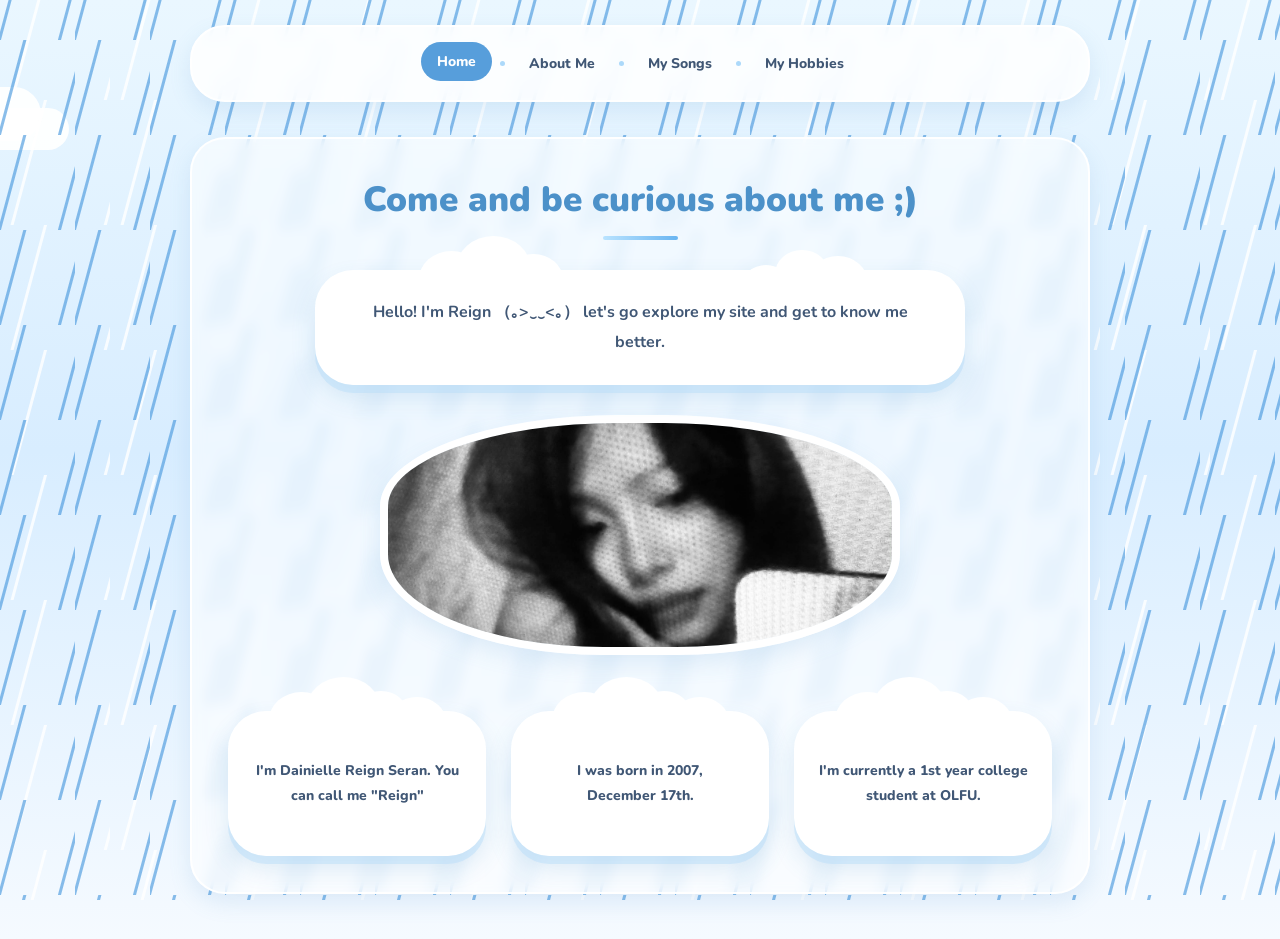
<file: index.html>
<!DOCTYPE html>
<html lang="en">
<head>
  <meta charset="UTF-8">
  <meta name="viewport" content="width=device-width, initial-scale=1.0">
  <title>Home page</title>
  <link href="https://fonts.googleapis.com/css2?family=Nunito:wght@400;500;600;700;800;900&display=swap" rel="stylesheet">
  <link rel="stylesheet" href="style.css">
</head>
<body>
  <div class="rain-layer" aria-hidden="true"></div>

  <header class="site-header">
    <nav class="cloud-nav" aria-label="Main navigation">
      <a class="nav-link active" href="index.html" aria-current="page">Home</a>
      <span class="nav-divider" aria-hidden="true"></span>
      <a class="nav-link" href="about.html">About Me</a>
      <span class="nav-divider" aria-hidden="true"></span>
      <a class="nav-link" href="songs.html">My Songs</a>
      <span class="nav-divider" aria-hidden="true"></span>
      <a class="nav-link" href="hobby.html">My Hobbies</a>
    </nav>
  </header>

  <main class="content-panel">
    <h1 class="decorated-title">
      Come and be curious about me ;)
    </h1>

    <p class="cloud-box intro">
      Hello! I'm Reign （｡>‿‿<｡） let's go explore my site and get to know me better.
    </p>

    <img class="cloud-image banner" src="meow1.jpg" alt="Cute banner">

    <div class="highlights">
      <div class="card cloud-box">
        <p>I'm Dainielle Reign Seran. You can call me "Reign"</p>
      </div>

      <div class="card cloud-box">
        <p> I was born in 2007, <br> December 17th.</p>
      </div>

      <div class="card cloud-box">
        <p>I'm currently a 1st year college student at OLFU.</p>
      </div>
    </div>
  </main>
</body>
</html>
</file>
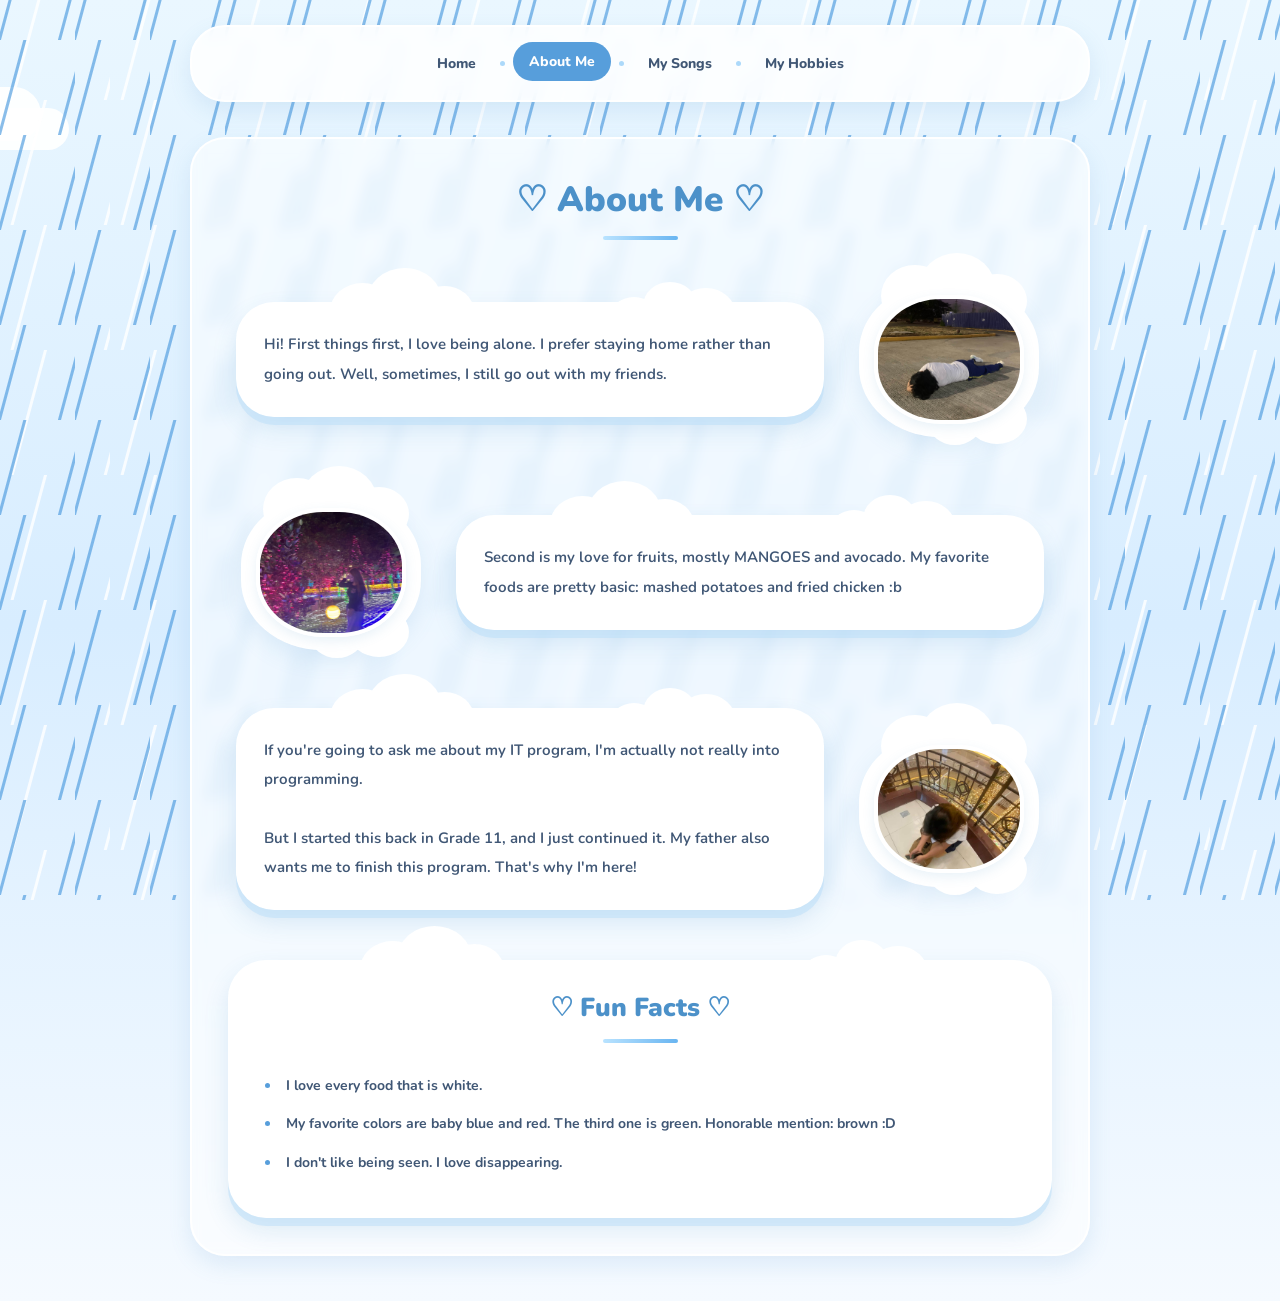
<file: about.html>
<!DOCTYPE html>
<html lang="en">
<head>
  <meta charset="UTF-8">
  <meta name="viewport" content="width=device-width, initial-scale=1.0">
  <title>About Me</title>
  <link href="https://fonts.googleapis.com/css2?family=Nunito:wght@400;500;600;700;800;900&display=swap" rel="stylesheet">
  <link rel="stylesheet" href="style.css">
</head>
<body>
  <div class="rain-layer" aria-hidden="true"></div>

  <header class="site-header">
    <nav class="cloud-nav" aria-label="Main navigation">
      <a class="nav-link" href="index.html">Home</a>
      <span class="nav-divider" aria-hidden="true"></span>
      <a class="nav-link active" href="about.html" aria-current="page">About Me</a>
      <span class="nav-divider" aria-hidden="true"></span>
      <a class="nav-link" href="songs.html">My Songs</a>
      <span class="nav-divider" aria-hidden="true"></span>
      <a class="nav-link" href="hobby.html">My Hobbies</a>
    </nav>
  </header>

  <main class="content-panel about-page">
    <h1 class="decorated-title">♡ About Me ♡</h1>

    <div class="about-list">

      <section class="about-row">
        <div class="about-paragraph">
          <p>
            Hi! First things first, I love being alone. I prefer staying home rather than going out. Well, sometimes, I still go out with my friends.
          </p>
        </div>

        <div class="about-picture">
          <img src="meow2.jpg" alt="Cute cat picture">
        </div>
      </section>

      <section class="about-row reverse">
        <div class="about-paragraph">
          <p>
            Second is my love for fruits, mostly MANGOES and avocado. My favorite foods are pretty basic: mashed potatoes and fried chicken :b
          </p>
        </div>

        <div class="about-picture">
          <img src="meow4.jpg" alt="Cute cat picture">
        </div>
      </section>

      <section class="about-row">
        <div class="about-paragraph">
          <p>
            If you're going to ask me about my IT program, I'm actually not really into programming.
            <br><br>
            But I started this back in Grade 11, and I just continued it. My father also wants me to finish this program. That's why I'm here!
          </p>
        </div>

        <div class="about-picture">
          <img src="meow3.jpg" alt="Cute cat picture">
        </div>
      </section>

    </div>

    <section class="fun-facts cloud-box">
      <h1 class="decorated-title">♡ Fun Facts ♡</h1>

      <ul>
        <li>I love every food that is white.</li>
        <li>My favorite colors are baby blue and red. The third one is green. Honorable mention: brown :D</li>
        <li>I don't like being seen. I love disappearing.</li>
      </ul>
    </section>

  </main>
</body>
</html>
</file>
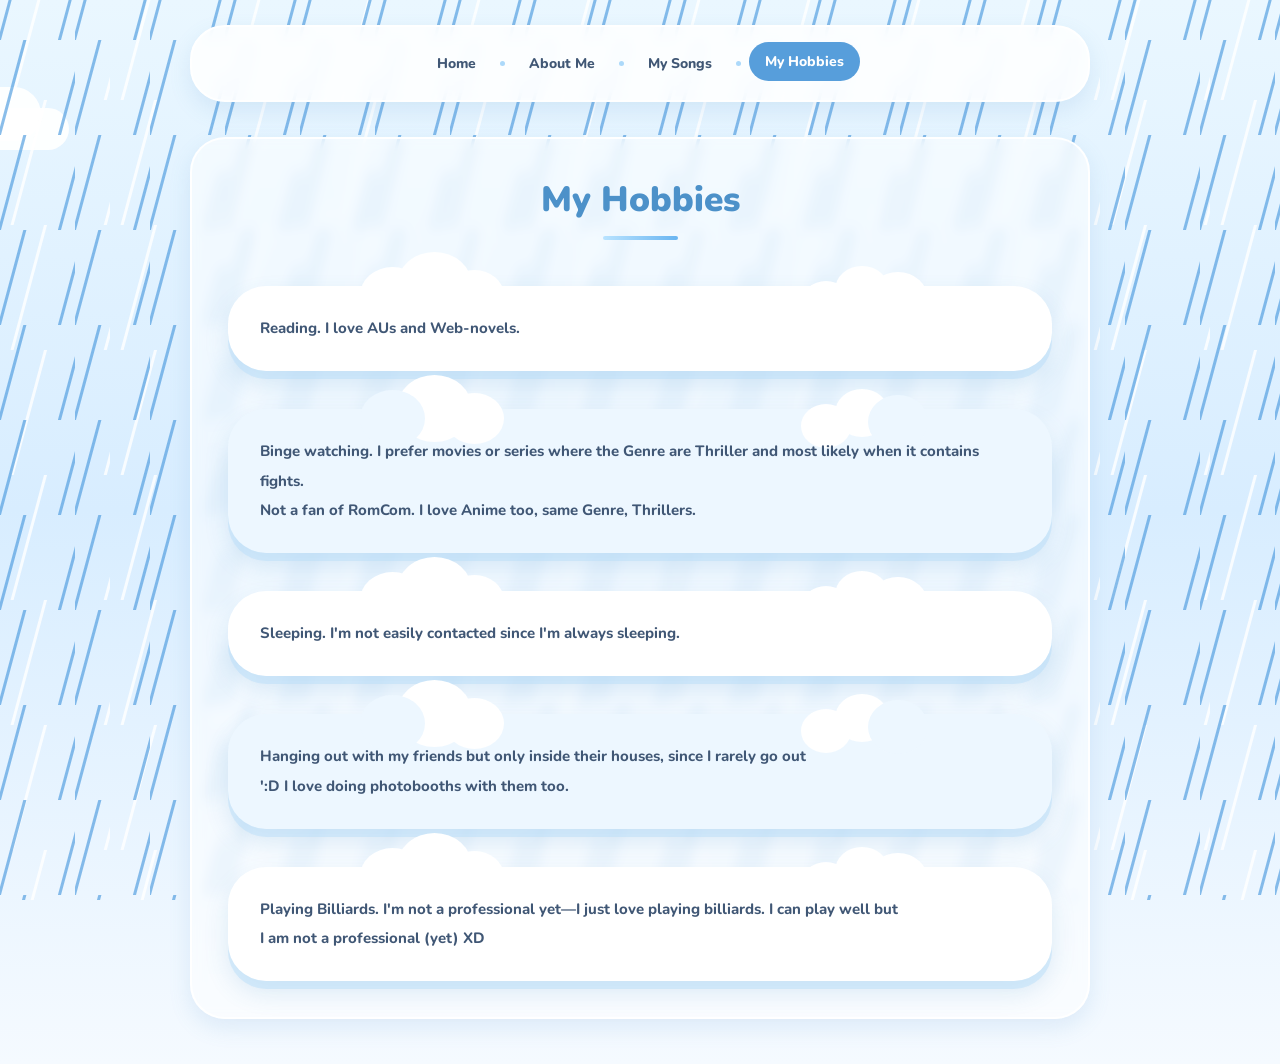
<file: hobby.html>
<!DOCTYPE html>
<html lang="en">
<head>
  <meta charset="UTF-8">
  <meta name="viewport" content="width=device-width, initial-scale=1.0">
  <title>My Hobbies</title>
  <link href="https://fonts.googleapis.com/css2?family=Nunito:wght@400;500;600;700;800;900&display=swap" rel="stylesheet">
  <link rel="stylesheet" href="style.css">
</head>
<body>
  <div class="rain-layer" aria-hidden="true"></div>

  <header class="site-header">
    <nav class="cloud-nav" aria-label="Main navigation">
      <a class="nav-link" href="index.html">Home</a>
      <span class="nav-divider" aria-hidden="true"></span>
      <a class="nav-link" href="about.html">About Me</a>
      <span class="nav-divider" aria-hidden="true"></span>
      <a class="nav-link" href="songs.html">My Songs</a>
      <span class="nav-divider" aria-hidden="true"></span>
      <a class="nav-link active" href="hobby.html" aria-current="page">My Hobbies</a>
    </nav>
  </header>

  <main class="content-panel">
    <h1 class="decorated-title">My Hobbies</h1>

    <div class="hobby-list">
      <p class="cloud-box">
        Reading. I love AUs and Web-novels.
      </p>

      <p class="cloud-box">
        Binge watching. I prefer movies or series where the Genre are Thriller and most likely when it contains fights. <br> Not a fan of RomCom. I love Anime too, same Genre, Thrillers.
      </p>

      <p class="cloud-box">
        Sleeping. I'm not easily contacted since I'm always sleeping.
      </p>

      <p class="cloud-box">
        Hanging out with my friends but only inside their houses, since I rarely go out <br> ':D I love doing photobooths with them too.
      </p>

      <p class="cloud-box">
        Playing Billiards. I'm not a professional yet—I just love playing billiards. I can play well but <br> I am not a professional (yet) XD
      </p>
    </div>
  </main>
</body>
</html>
</file>
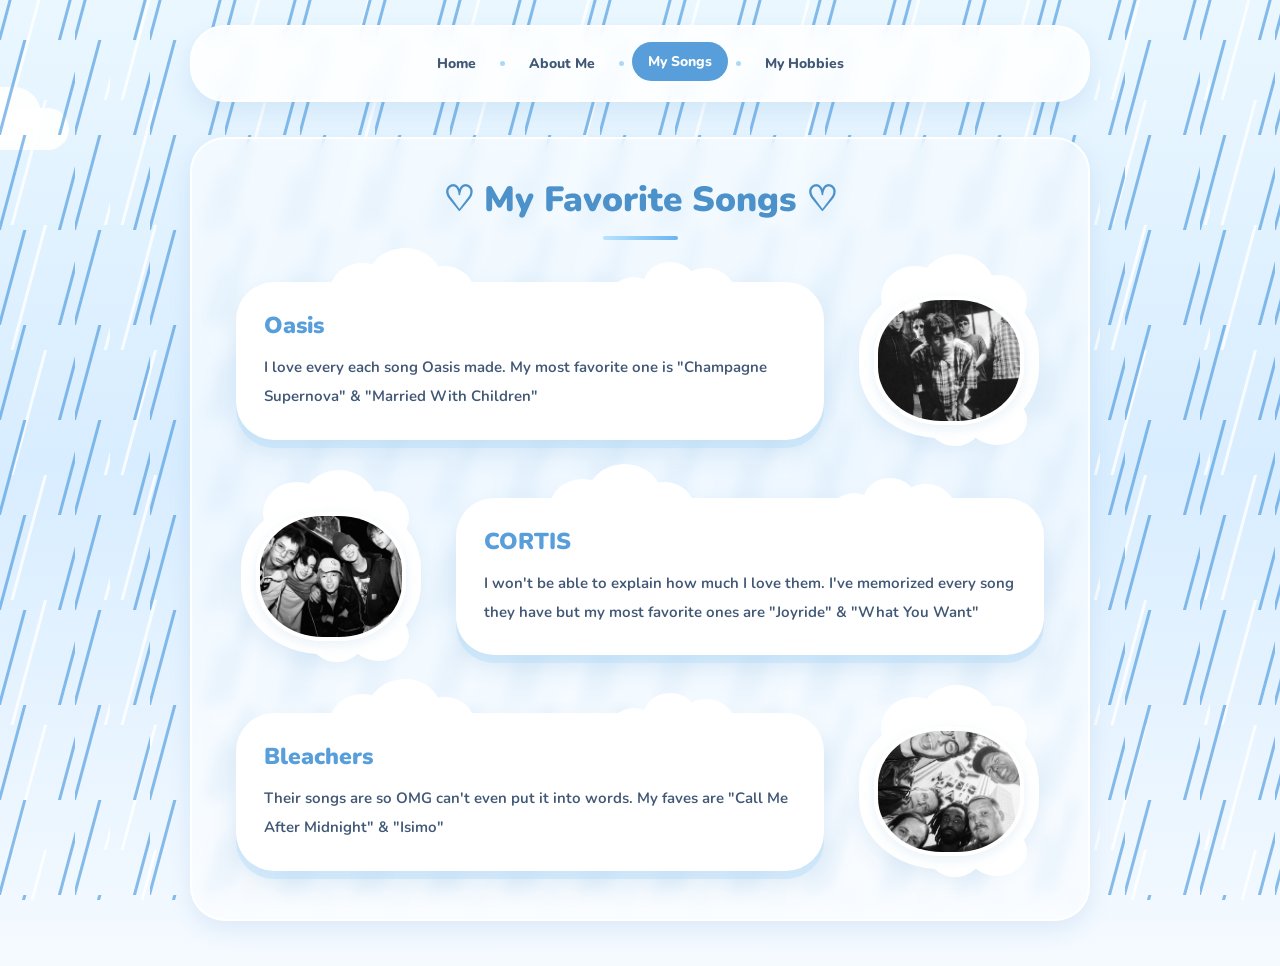
<file: songs.html>
<!DOCTYPE html>
<html lang="en">
<head>
  <meta charset="UTF-8">
  <meta name="viewport" content="width=device-width, initial-scale=1.0">
  <title>My Songs</title>
  <link href="https://fonts.googleapis.com/css2?family=Nunito:wght@400;500;600;700;800;900&display=swap" rel="stylesheet">
  <link rel="stylesheet" href="style.css">
</head>
<body>
  <div class="rain-layer" aria-hidden="true"></div>

  <header class="site-header">
    <nav class="cloud-nav" aria-label="Main navigation">
      <a class="nav-link" href="index.html">Home</a>
      <span class="nav-divider" aria-hidden="true"></span>
      <a class="nav-link" href="about.html">About Me</a>
      <span class="nav-divider" aria-hidden="true"></span>
      <a class="nav-link active" href="songs.html" aria-current="page">My Songs</a>
      <span class="nav-divider" aria-hidden="true"></span>
      <a class="nav-link" href="hobby.html">My Hobbies</a>
    </nav>
  </header>

  <main class="content-panel songs-page">
    <h1 class="decorated-title">♡ My Favorite Songs ♡</h1>

    <div class="song-list">

      <section class="song-row">
        <div class="song-paragraph">
          <h2>Oasis</h2>
          <p>
            I love every each song Oasis made. My most favorite one is "Champagne Supernova" &amp; "Married With Children"
          </p>
        </div>

        <div class="cloud-photo">
          <img src="oasis.jpg" alt="Oasis">
        </div>
      </section>

      <section class="song-row reverse">
        <div class="song-paragraph">
          <h2>CORTIS</h2>
          <p>
            I won't be able to explain how much I love them. I've memorized every song they have but my most favorite ones are "Joyride" &amp; "What You Want"
          </p>
        </div>

        <div class="cloud-photo">
          <img src="cortis.jpg" alt="CORTIS">
        </div>
      </section>

      <section class="song-row">
        <div class="song-paragraph">
          <h2>Bleachers</h2>
          <p>
            Their songs are so OMG can't even put it into words. My faves are "Call Me After Midnight" &amp; "Isimo"
          </p>
        </div>

        <div class="cloud-photo">
          <img src="bleachers.jpg" alt="Bleachers">
        </div>
      </section>

    </div>
  </main>
</body>
</html>
</file>
<file: style.css>
:root {
  --sky: #dceeff;
  --sky-light: #f5faff;
  --blue: #83c8ff;
  --blue-dark: #579edb;
  --text: #405775;
  --white: #ffffff;
  --cloud-shadow: 0 9px 22px rgba(85, 151, 204, 0.14);
}

* {
  box-sizing: border-box;
}

html {
  min-height: 100%;
  scroll-behavior: smooth;
}

body {
  position: relative;
  isolation: isolate;
  min-height: 100vh;
  margin: 0;
  padding: 25px 18px 45px;
  overflow-x: hidden;
  font-family: "Nunito", sans-serif;
  color: var(--text);
  background: linear-gradient(
    180deg,
    #eaf7ff 0%,
    #d8edff 48%,
    #f5faff 100%
  );
}

/* Animated rain */

.rain-layer {
  position: fixed;
  inset: -100px 0 0;
  z-index: -2;
  pointer-events: none;
  opacity: 0.6;
  background-image:
    repeating-linear-gradient(
      105deg,
      transparent 0,
      transparent 34px,
      rgba(100, 169, 226, 0.5) 35px,
      rgba(100, 169, 226, 0.5) 36px,
      transparent 37px,
      transparent 75px
    ),
    repeating-linear-gradient(
      105deg,
      transparent 0,
      transparent 60px,
      rgba(255, 255, 255, 0.85) 61px,
      rgba(255, 255, 255, 0.85) 62px,
      transparent 63px,
      transparent 110px
    );
  animation: rain 1.1s linear infinite;
}

@keyframes rain {
  from {
    background-position: 0 0, 30px 0;
  }

  to {
    background-position: -35px 150px, -20px 190px;
  }
}

/* Navigation */

.site-header {
  position: relative;
  z-index: 5;
  width: min(100%, 900px);
  margin: 0 auto 35px;
}

.cloud-nav {
  display: flex;
  justify-content: center;
  align-items: center;
  flex-wrap: wrap;
  gap: 8px;
  padding: 17px 20px;
  border: 2px solid white;
  border-radius: 35px;
  background: rgba(255, 255, 255, 0.85);
  box-shadow: var(--cloud-shadow);
  backdrop-filter: blur(8px);
}

.nav-link {
  padding: 10px 16px;
  border-radius: 25px;
  color: var(--text);
  font-size: 14px;
  font-weight: 800;
  text-decoration: none;
  transition: 0.25s ease;
}

.nav-link:hover,
.nav-link.active {
  color: white;
  background: var(--blue-dark);
  transform: translateY(-2px);
}

.nav-divider {
  width: 5px;
  height: 5px;
  border-radius: 50%;
  background: #acd9fa;
}

/* Main panel */

.content-panel {
  position: relative;
  width: min(100%, 900px);
  margin: 0 auto;
  padding: 36px;
  border: 2px solid rgba(255, 255, 255, 0.95);
  border-radius: 35px;
  background: rgba(255, 255, 255, 0.55);
  box-shadow: var(--cloud-shadow);
  backdrop-filter: blur(7px);
  animation: fade-in 0.7s ease both;
}

@keyframes fade-in {
  from {
    opacity: 0;
    transform: translateY(12px);
  }

  to {
    opacity: 1;
    transform: translateY(0);
  }
}

.decorated-title {
  margin: 0 0 30px;
  color: #4c91c9;
  font-size: clamp(25px, 4vw, 35px);
  font-weight: 900;
  line-height: 1.4;
  text-align: center;
  text-wrap: balance;
}

.decorated-title::after {
  display: block;
  width: 75px;
  height: 4px;
  margin: 12px auto 0;
  border-radius: 10px;
  background: linear-gradient(90deg, #b9e3ff, #69b5f1);
  content: "";
}

/* Fluffy cloud shape */

.cloud-box,
.about-paragraph,
.song-paragraph,
.hobby-list p,
.fun-facts {
  position: relative;
  isolation: isolate;
  border: 0;
  border-radius: 38px;
  background: #ffffff;
  box-shadow: var(--cloud-shadow);
}

/* Multiple cloud puffs */

.cloud-box::before,
.about-paragraph::before,
.song-paragraph::before,
.hobby-list p::before,
.fun-facts::before {
  position: absolute;
  z-index: -1;
  top: -19px;
  left: 16%;
  width: 65px;
  height: 57px;
  border-radius: 50%;
  background: inherit;
  box-shadow:
    42px -10px 0 5px #ffffff,
    82px 0 0 -3px #ffffff;
  content: "";
  pointer-events: none;
}

.cloud-box::after,
.about-paragraph::after,
.song-paragraph::after,
.hobby-list p::after,
.fun-facts::after {
  position: absolute;
  z-index: -1;
  top: -14px;
  right: 15%;
  width: 60px;
  height: 54px;
  border-radius: 50%;
  background: inherit;
  box-shadow:
    -36px -9px 0 -3px #ffffff,
    -72px 4px 0 -5px #ffffff;
  content: "";
  pointer-events: none;
}

/* Keep text above the cloud puffs */

.cloud-box > *,
.about-paragraph > *,
.song-paragraph > *,
.fun-facts > * {
  position: relative;
}

/* Home introduction */

.intro {
  width: min(100%, 650px);
  margin: 0 auto 30px;
  padding: 27px 32px;
  font-size: 16px;
  font-weight: 700;
  line-height: 1.9;
  text-align: center;
}

/* Home banner */

.banner {
  display: block;
  width: min(100%, 520px);
  height: 240px;
  margin: 30px auto 38px;
  object-fit: cover;
  object-position: center;
  border: 8px solid white;
  border-radius: 46% 46% 43% 43% / 38% 38% 42% 42%;
  box-shadow: var(--cloud-shadow);
  animation: float-cloud 4s ease-in-out infinite;
}

@keyframes float-cloud {
  0%, 100% {
    transform: translateY(0);
  }

  50% {
    transform: translateY(-7px);
  }
}

/* Highlight cards */

.highlights {
  display: grid;
  grid-template-columns: repeat(3, minmax(0, 1fr));
  gap: 25px;
  padding-top: 8px;
}

.card {
  display: flex;
  align-items: center;
  justify-content: center;
  min-height: 145px;
  margin-top: 10px;
  padding: 28px 19px;
  text-align: center;
  transition: transform 0.3s ease;
}

.card p {
  margin: 0;
  font-size: 14px;
  font-weight: 800;
  line-height: 1.8;
}

.card:hover {
  transform: translateY(-5px);
}

/* About and song rows */

.about-list,
.song-list {
  display: flex;
  flex-direction: column;
  gap: 34px;
}

.about-row,
.song-row {
  display: grid;
  grid-template-columns: minmax(0, 1fr) 190px;
  align-items: center;
  gap: 30px;
  padding: 12px 8px;
}

.about-row.reverse,
.song-row.reverse {
  grid-template-columns: 190px minmax(0, 1fr);
}

.about-row.reverse .about-paragraph,
.song-row.reverse .song-paragraph {
  grid-column: 2;
  grid-row: 1;
}

.about-row.reverse .about-picture,
.song-row.reverse .cloud-photo {
  grid-column: 1;
  grid-row: 1;
}

/* Text clouds */

.about-paragraph,
.song-paragraph {
  padding: 28px;
}

.about-paragraph p,
.song-paragraph p {
  margin: 0;
  font-size: 15px;
  font-weight: 650;
  line-height: 1.95;
}

.song-paragraph h2 {
  margin: 0 0 12px;
  color: #579edb;
  font-size: 23px;
  font-weight: 900;
}

/* Fluffy cloud picture frames */

.about-picture,
.cloud-photo {
  position: relative;
  isolation: isolate;
  display: flex;
  align-items: center;
  justify-content: center;
  width: 180px;
  height: 155px;
  margin: 0 auto;
  border-radius: 45%;
  background: white;
  box-shadow: var(--cloud-shadow);
  transition: transform 0.3s ease;
}

/* Cloud puffs around the photos */

.about-picture::before,
.cloud-photo::before {
  position: absolute;
  z-index: -1;
  top: -17px;
  left: 22px;
  width: 68px;
  height: 62px;
  border-radius: 50%;
  background: white;
  box-shadow:
    42px -8px 0 4px white,
    82px 5px 0 -4px white;
  content: "";
}

.about-picture::after,
.cloud-photo::after {
  position: absolute;
  z-index: -1;
  right: 12px;
  bottom: -7px;
  width: 60px;
  height: 50px;
  border-radius: 50%;
  background: white;
  box-shadow: -42px 5px 0 -4px white;
  content: "";
}

.about-picture img,
.cloud-photo img {
  display: block;
  width: 83%;
  height: 83%;
  object-fit: cover;
  border: 4px solid white;
  border-radius: 45%;
  box-shadow: 0 4px 12px rgba(85, 151, 204, 0.13);
}

.about-picture:hover,
.cloud-photo:hover {
  transform: translateY(-5px) rotate(-2deg);
}

/* Fun facts */

.fun-facts {
  margin-top: 38px;
  padding: 30px;
}

.fun-facts .decorated-title {
  font-size: 26px;
}

.fun-facts ul {
  margin: 0;
  padding-left: 23px;
}

.fun-facts li {
  margin: 12px 0;
  padding-left: 5px;
  font-size: 14px;
  font-weight: 700;
  line-height: 1.9;
}

.fun-facts li::marker {
  color: var(--blue-dark);
}

/* Hobby clouds */

.hobby-list {
  display: flex;
  flex-direction: column;
  gap: 30px;
  padding-top: 8px;
}

.hobby-list p {
  margin: 8px 0 0;
  padding: 28px 32px;
  font-size: 15px;
  font-weight: 750;
  line-height: 1.95;
  transition: transform 0.25s ease, box-shadow 0.25s ease;
}

.hobby-list p:nth-child(even) {
  background: #edf7ff;
}

.hobby-list p:hover {
  transform: translateY(-3px);
  box-shadow: 0 12px 26px rgba(85, 151, 204, 0.18);
}

/* Tablet layout */

@media (max-width: 700px) {
  body {
    padding: 16px 12px 30px;
  }

  .content-panel {
    padding: 27px 20px;
  }

  .cloud-nav {
    gap: 5px;
    padding: 13px 10px;
  }

  .nav-link {
    padding: 9px 11px;
    font-size: 13px;
  }

  .highlights {
    grid-template-columns: 1fr;
    gap: 23px;
  }

  .card {
    min-height: 110px;
  }

  .about-row,
  .song-row,
  .about-row.reverse,
  .song-row.reverse {
    grid-template-columns: minmax(0, 1fr) 150px;
    gap: 17px;
  }

  .about-row.reverse .about-paragraph,
  .song-row.reverse .song-paragraph {
    grid-column: 2;
  }

  .about-row.reverse .about-picture,
  .song-row.reverse .cloud-photo {
    grid-column: 1;
  }

  .about-picture,
  .cloud-photo {
    width: 145px;
    height: 135px;
  }

  .about-paragraph,
  .song-paragraph {
    padding: 23px 20px;
  }
}

/* Mobile layout */

@media (max-width: 480px) {
  body {
    padding: 12px 9px 25px;
  }

  .site-header {
    margin-bottom: 22px;
  }

  .cloud-nav {
    gap: 4px;
    border-radius: 28px;
  }

  .nav-link {
    padding: 9px 10px;
    font-size: 12px;
  }

  .content-panel {
    padding: 25px 15px;
    border-radius: 28px;
  }

  .intro {
    padding: 24px 22px;
    font-size: 14px;
  }

  .banner {
    height: 190px;
  }

  .about-row,
  .song-row,
  .about-row.reverse,
  .song-row.reverse {
    display: flex;
    flex-direction: column;
    gap: 26px;
    padding: 10px 0;
  }

  .about-paragraph,
  .song-paragraph {
    width: 100%;
    padding: 25px 22px;
  }

  .about-paragraph p,
  .song-paragraph p {
    font-size: 14px;
  }

  .about-picture,
  .cloud-photo {
    width: 175px;
    height: 150px;
  }

  .fun-facts {
    margin-top: 32px;
    padding: 27px 22px;
  }

  .hobby-list {
    gap: 27px;
  }

  .hobby-list p {
    padding: 25px 23px;
    font-size: 14px;
  }

  .cloud-box::before,
  .about-paragraph::before,
  .song-paragraph::before,
  .hobby-list p::before,
  .fun-facts::before {
    top: -14px;
    width: 48px;
    height: 44px;
    box-shadow:
      30px -7px 0 3px #ffffff,
      59px 0 0 -3px #ffffff;
  }

  .cloud-box::after,
  .about-paragraph::after,
  .song-paragraph::after,
  .hobby-list p::after,
  .fun-facts::after {
    top: -12px;
    width: 48px;
    height: 43px;
    box-shadow:
      -28px -6px 0 -3px #ffffff,
      -55px 3px 0 -5px #ffffff;
  }
}

/* Accessibility */

@media (prefers-reduced-motion: reduce) {
  *,
  *::before,
  *::after {
    animation: none !important;
    transition: none !important;
    scroll-behavior: auto !important;
  }
}

/* MORE VISIBLE RAIN */

.rain-layer {
  position: fixed;
  inset: -150px 0 0;
  z-index: -1;
  pointer-events: none;
  opacity: 0.85;
  background-image:
    repeating-linear-gradient(
      105deg,
      transparent 0,
      transparent 22px,
      rgba(71, 151, 221, 0.75) 23px,
      rgba(71, 151, 221, 0.75) 25px,
      transparent 26px,
      transparent 58px
    ),
    repeating-linear-gradient(
      105deg,
      transparent 0,
      transparent 42px,
      rgba(255, 255, 255, 0.95) 43px,
      rgba(255, 255, 255, 0.95) 45px,
      transparent 46px,
      transparent 90px
    );
  background-size: 75px 95px, 110px 125px;
  animation: heavy-rain 0.65s linear infinite;
}

@keyframes heavy-rain {
  from {
    background-position: 0 -100px, 30px -140px;
  }

  to {
    background-position: -65px 250px, -25px 220px;
  }
}

/* FLOATING CLOUD DECORATIONS */

body::before,
body::after {
  content: "";
  position: fixed;
  z-index: -1;
  width: 150px;
  height: 48px;
  border-radius: 50px;
  background: rgba(255, 255, 255, 0.92);
  pointer-events: none;
  box-shadow:
    28px -20px 0 2px rgba(255, 255, 255, 0.92),
    63px -31px 0 -2px rgba(255, 255, 255, 0.92),
    98px -15px 0 3px rgba(255, 255, 255, 0.92),
    132px 0 0 -3px rgba(255, 255, 255, 0.92),
    0 8px 20px rgba(91, 157, 210, 0.10);
}

body::before {
  top: 105px;
  left: -210px;
  animation: cloud-drift-right 22s linear infinite;
}

body::after {
  top: 300px;
  right: -260px;
  transform: scale(0.75);
  animation: cloud-drift-left 28s linear infinite;
  animation-delay: -12s;
}

@keyframes cloud-drift-right {
  from {
    left: -210px;
  }

  to {
    left: calc(100% + 10px);
  }
}

@keyframes cloud-drift-left {
  from {
    right: -260px;
  }

  to {
    right: calc(100% + 10px);
  }
}

/* GENTLE FLOATING EFFECT ON MAIN CONTENT */

.content-panel {
  animation:
    fade-in 0.7s ease both,
    gentle-float 6s ease-in-out 0.7s infinite;
}

@keyframes gentle-float {
  0%, 100% {
    translate: 0 0;
  }

  50% {
    translate: 0 -4px;
  }
}

/* MAKE CLOUD CARDS MORE NOTICEABLE */

.cloud-box,
.about-paragraph,
.song-paragraph,
.hobby-list p,
.fun-facts {
  box-shadow:
    0 8px 0 rgba(186, 222, 250, 0.5),
    0 12px 25px rgba(65, 137, 195, 0.16);
  transition:
    transform 0.3s ease,
    box-shadow 0.3s ease;
}

.card:hover,
.hobby-list p:hover,
.about-paragraph:hover,
.song-paragraph:hover {
  transform: translateY(-6px);
  box-shadow:
    0 10px 0 rgba(186, 222, 250, 0.55),
    0 18px 30px rgba(65, 137, 195, 0.22);
}

/* EXTRA FLOATING BANNER */

.banner {
  animation: banner-float 3s ease-in-out infinite;
}

@keyframes banner-float {
  0%, 100% {
    transform: translateY(0) rotate(0);
  }

  50% {
    transform: translateY(-10px) rotate(1deg);
  }
}

/* MOBILE ADJUSTMENTS */

@media (max-width: 480px) {
  body::before {
    top: 150px;
  }

  body::after {
    top: 380px;
  }

  .rain-layer {
    opacity: 0.65;
    background-size: 65px 90px, 90px 110px;
  }

  .content-panel {
    animation: fade-in 0.7s ease both;
  }
}

/* ACCESSIBILITY */

@media (prefers-reduced-motion: reduce) {
  .rain-layer,
  body::before,
  body::after,
  .banner,
  .content-panel {
    animation: none !important;
  }
}
</file>
